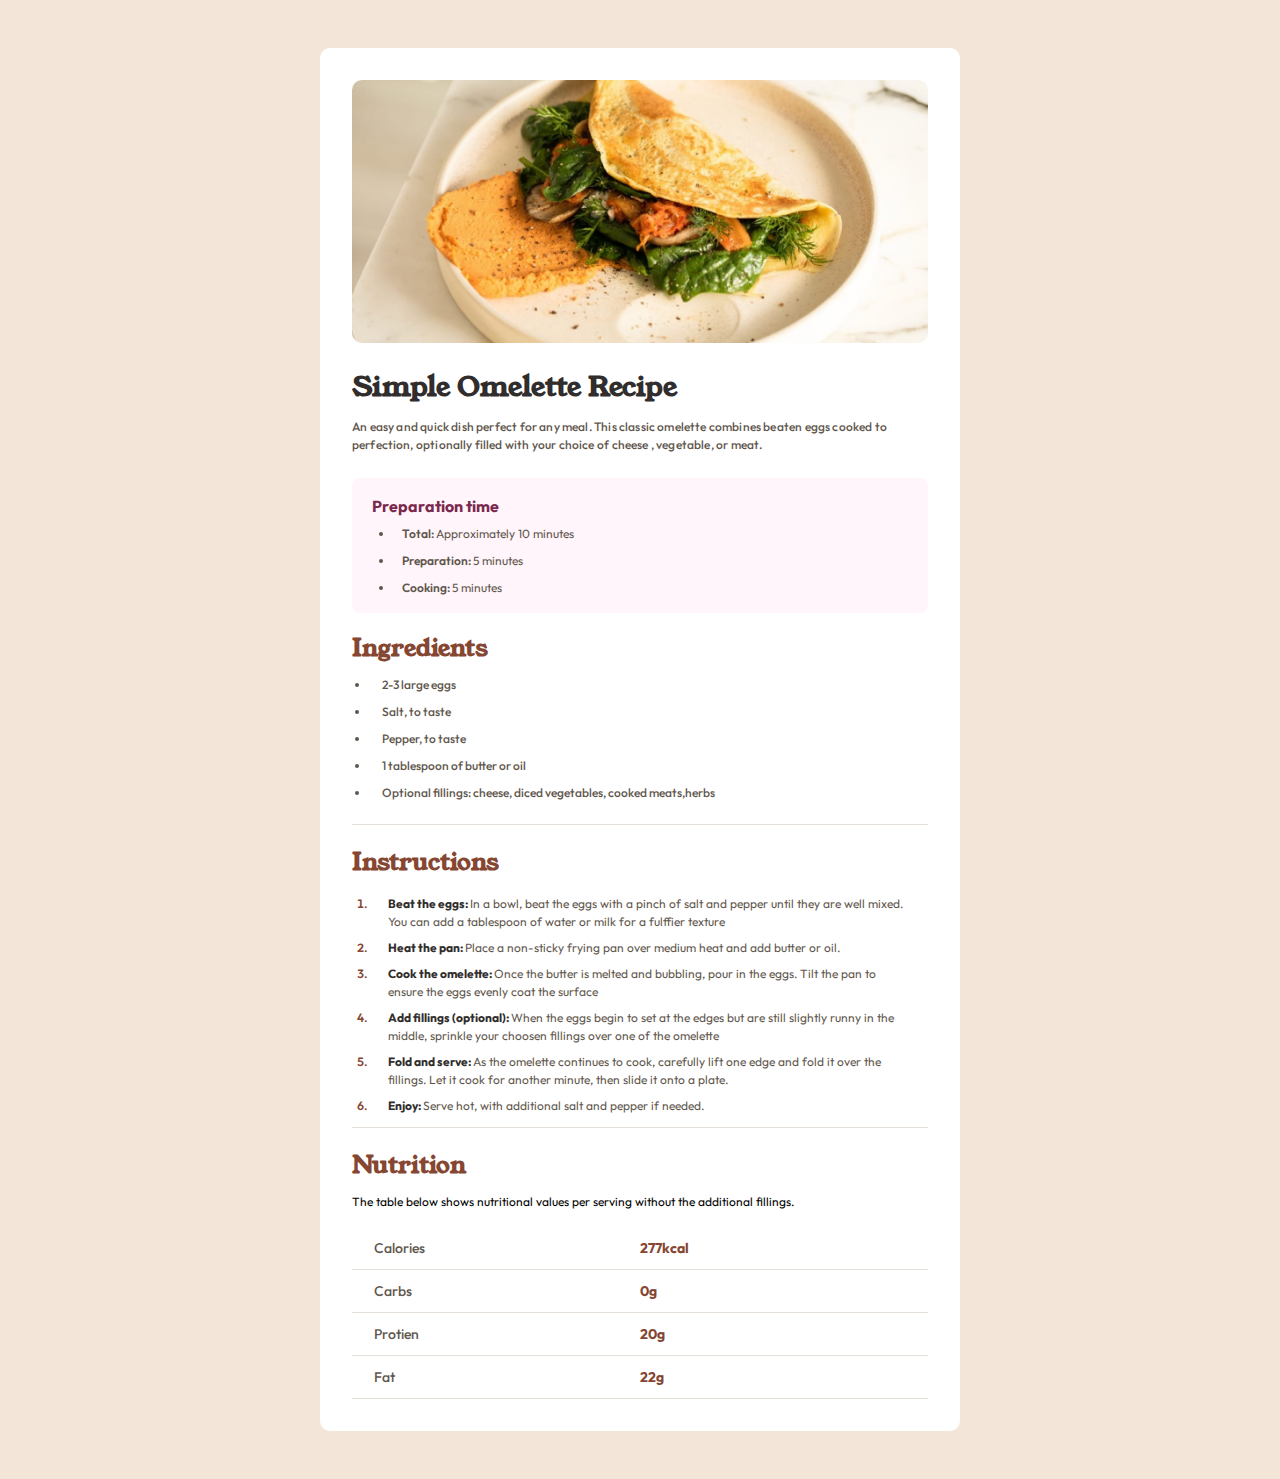
<file: recipe-page-main/recipe-page-main/index.html>
<!DOCTYPE html>
<html lang="en">
<head>
  <meta charset="UTF-8">
  <meta name="viewport" content="width=device-width, initial-scale=1.0"> <!-- displays site properly based on user's device -->

  <link rel="icon" type="image/png" sizes="32x32" href="./assets/images/favicon-32x32.png">
  
  <title>Frontend Mentor | Recipe page</title>
   <link rel="stylesheet" href="style.css">
  <!-- Feel free to remove these styles or customise in your own stylesheet 👍 -->
</head>
<body>

   <div class="container">
     <div class="slide">
      <div class="slide-img">
        <img class="img" src="./assets/images/image-omelette.jpeg" alt="">
      </div>
      <div class="slide-content">
        <h1>Simple Omelette Recipe</h1>
        <p class="slide-content-para">An easy and quick dish perfect for any meal. This classic omelette combines 
          beaten eggs cooked to perfection, optionally filled with your choice of cheese
          , vegetable, or meat.
        </p>
        <div class="slide-points">
          <h4>Preparation time</h4>
          <ul class="slide-lists">
            <li class="slide-list"><span>Total: </span>Approximately 10 minutes</li>
            <li class="slide-list"><span>Preparation: </span>5 minutes</li>
            <li class="slide-list"><span>Cooking: </span>5 minutes</li>
          </ul>
        </div>
        <h2>Ingredients</h2>
        <ul class="slide-inglists">
          <li class="slide-inglist">2-3 large eggs</li>
          <li class="slide-inglist">Salt, to taste</li>
          <li class="slide-inglist">Pepper, to taste</li>
          <li class="slide-inglist">1 tablespoon of butter or oil</li>
          <li class="slide-inglist">Optional fillings: cheese, diced vegetables,
            cooked meats,herbs
          </li>
        </ul>
        <div class="line"></div>
        <h2>Instructions</h2>
        <ol class="slideinslists">
          <li class="slideinslist"><span>Beat the eggs: </span>In a bowl, beat the eggs with 
          a pinch of salt and pepper until they are well mixed. You can add a tablespoon
        of water or milk for a fulffier texture</li>
          <li class="slideinslist"><span>Heat the pan: </span>Place a non-sticky frying pan over
          medium heat and add butter or oil.</li>
          <li class="slideinslist"><span>Cook the omelette: </span>Once the butter is melted
          and bubbling, pour in the eggs. Tilt the pan to ensure the eggs evenly coat the surface</li>
          <li class="slideinslist"><span>Add fillings (optional): </span>When the eggs begin to set
          at the edges but are still slightly runny in the middle, sprinkle your choosen
        fillings over one of the omelette</li>
          <li class="slideinslist"><span>Fold and serve: </span>As the omelette continues 
          to cook, carefully lift one edge and fold it over the fillings. Let it cook for
        another minute, then slide it onto a plate.</li>
          <li class="slideinslist"><span>Enjoy: </span>Serve hot, with additional salt and pepper if needed.</li>
        </ol>
        <div class="line"></div>
        <h2>Nutrition</h2>
        <p class="nutri-para">The table below shows nutritional values per serving without the additional fillings.</p>
        <div class="nutrition">
          <div class="nutri-1">
            <div>
              <p class="p">Calories</p>
              <p class="para">277kcal</p>
            </div>
             <div >
              <p class="p">Carbs</p>
              <p class="para">0g</p>
            </div>
            
            <div>
              <p class="p">Protien</p>
              <p class="para">20g</p>
            </div>
            <div>
              <p class="p">Fat</p>
              <p class="para">22g</p>
            </div>
          </div>

        </div>
      </div>
     </div>
   </div>

</body>
</html>
</file>
<file: recipe-page-main/recipe-page-main/style.css>
*{
    margin: 0;
    padding: 0;
    box-sizing: border-box;
}


html{
    font-size: 62.5%;
}

body{
    font-weight: 400;
}

@font-face {
    font-family:"Young Serif" ;
    src: url(./assets/fonts/young-serif/YoungSerif-Regular.ttf);
}
@font-face {
    font-family: "Outfit";
    src: url(./assets/fonts/outfit/Outfit-VariableFont_wght.ttf);
}

.container{
    max-width: 100%;
    background-color: hsl(30, 54%, 90%);
    padding-top: 4.8rem;
    padding-bottom: 4.8rem;
}

.slide{
    width: 50%;
    background-color: white;
    margin: 0 auto;
    border-radius: 1rem;
}

.slide-img{
    display: flex;
    justify-content: center;
    align-items: center;
    padding: 3.2rem 3.2rem 1.2rem 3.2rem;
}

.img{
    width:100%;
    border-radius: 1rem;
}

.slide-content{
    padding: 1.2rem 3.2rem 3.2rem 3.2rem;
}

.slide-content h1{
    font-family: "Young Serif", serif;
    font-size: 2.8rem;
    margin-bottom: 1.2rem;
    color:hsl(24, 5%, 18%);
    font-weight: 700;
}

.slide-content-para{
    /* padding-right: 1.2rem; */
    font-size: 1.2rem;
    font-family: "Outfit",serif;
    color:hsl(30, 10%, 34%);
    letter-spacing: 0.015rem;
    word-spacing: 0.015rem;
    font-weight: 500;
    line-height: 1.5;
    margin-bottom: 2.4rem;
}

.slide-points{
    background-color:hsl(330, 100%, 98%) ;
    padding:1.8rem 1.2rem;
    border-radius: 0.8rem;
    margin-bottom: 1.8rem;
    font-family: "Outfit",serif;
}

.slide-points h4{
    padding-left: 0.8rem;
    font-size: 1.6rem;
    font-family: inherit;
    color:hsl(332, 51%, 32%);
    margin-bottom: 1rem;
    font-size: 500;
}

.slide-lists{
    padding-left: 1.2rem;
    margin-left: 1.8rem;
    font-family: inherit;
}

.slide-list span{
    font-size: 1.2rem;
    color:hsl(30, 10%, 34%);
    font-weight: 600;
    margin-left: 0.8rem;
}

.slide-list{
    font-size: 1.2rem;
    color:hsl(30, 10%, 34%);
}

.slide-list:not(:last-child){
    margin-bottom: 1.2rem;
}

h2{
    font-size: 2.4rem;
    color:hsl(14, 45%, 36%);
    font-family: "Young Serif", serif;
}

.slide-inglists{
    font-family: "Outfit";
    margin: 1.2rem 0 0 0;
    padding-bottom: 1.2rem;
    margin-left: 1.8rem;
    color:hsl(30, 10%, 34%);
}

.slide-inglist{
    font-size: 1.2rem;
    color:inherit;
    list-style-position: outside;
    padding-left: 1.2rem;
    font-weight: 500;
}

.slide-inglist:not(:last-child){
    margin-bottom: 1.2rem;
}

.line{
    border-bottom: 0.05rem solid hsl(30, 18%, 87%);
    margin-top: 1.2rem;
    margin-bottom: 2rem;
}

.slideinslists{
    margin: 0 1.8rem;
    padding-top: 1.6rem;
    font-family: "Outfit",sans-serif;
}

.slideinslist span{
    font-size: 1.2rem;
    color:hsl(24, 5%, 18%);
    font-weight: 700;
}

.slideinslist{
    list-style-position: outside;
    padding-left: 1.8rem;
    font-size: 1.2rem;
    line-height: 1.5;
    color:hsl(30, 10%, 34%);
}

.slideinslist::marker{
    color:hsl(14, 45%, 36%);
    font-weight: 600;
}

.slideinslist:not(:last-child){
    margin-bottom: 0.8rem;
}

.nutri-para{
    font-family: "Outfit",sans-serif;
    margin-top: 1.2rem;
    margin-bottom: 1.8rem;
    font-size: 1.2rem;
    padding-left: 0;
}

.nutri-1 div{
    font-family: "Outfit";
    padding: 1.2rem 0;
    display: grid;
    grid-template-columns: 50% 40%;
    justify-content: flex-start;
    align-items: center;
    border-bottom: 0.05rem solid hsl(30, 18%, 87%);
}

.p{
    font-size: 1.4rem;
    color:hsl(30, 10%, 34%);
    padding-left: 2.2rem;
    font-weight: 500;
}

.para{
    font-size: 1.4rem;
    color:hsl(14, 45%, 36%);
    font-weight: 700;
}

@media (max-width:768px){
    .slide{
        width: 70%;
    }
}

@media (max-width:560px){
    .slide{
        width: 80%;
    }
}

@media (max-width:450px){
    .container{
        padding-top: 0;
        padding-bottom: 0;
        background-color: hsl(0, 0%, 100%);
    }
    .slide{
        width:100%;
    }
    .slide-img{
        padding:0;
    }
    .img{
        border-radius: 0;
    }
    .slide-content{
        padding:2.4rem;
    }
}

@media (max-width:400px){
    html{
        font-size: 58%;
    }
}

@media (max-width:350px){
    html{
        font-size: 52%;
    }
}

@media (max-width:300px){
    html{
        font-size: 48%;
    }
}
</file>
